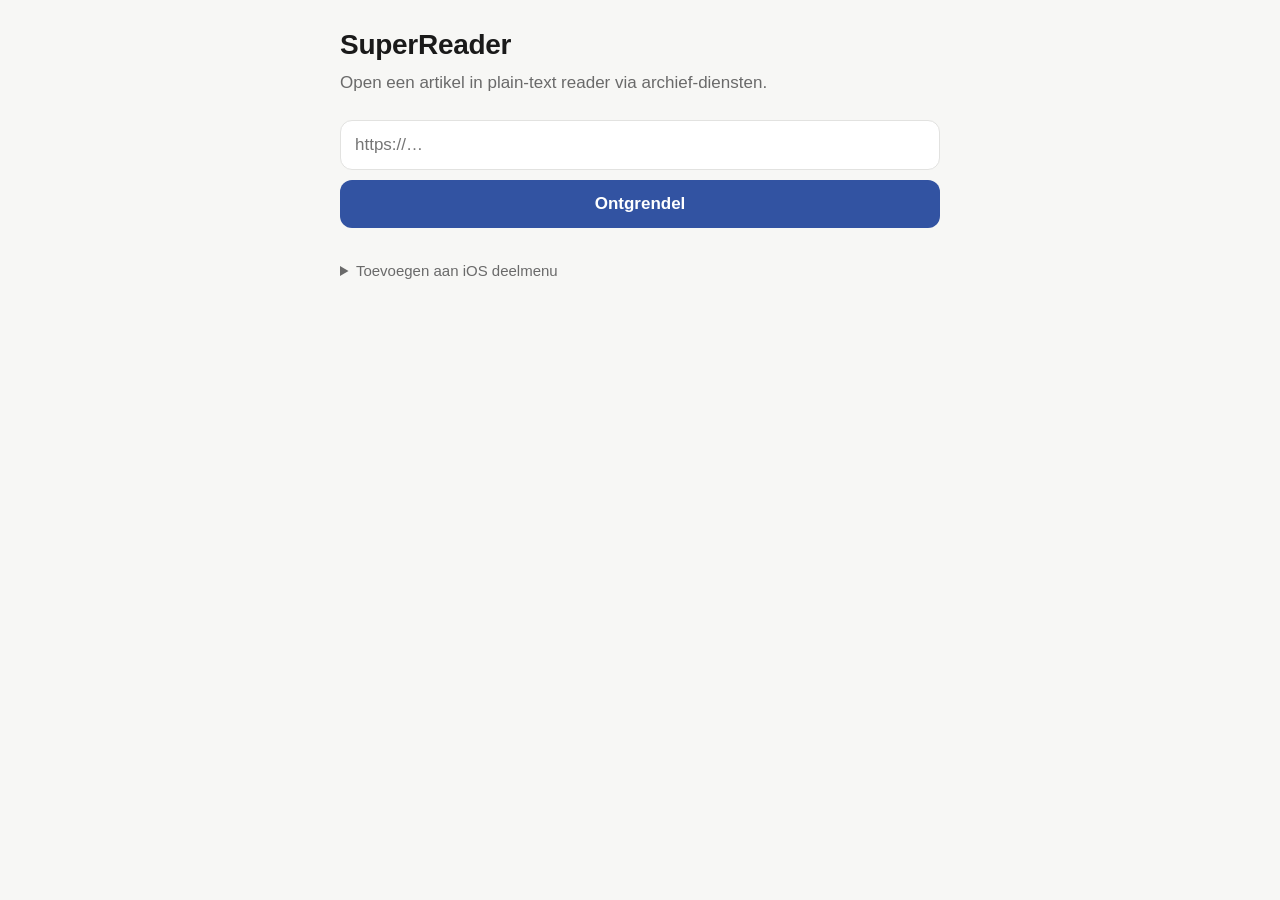
<file: unlock/index.html>
<!DOCTYPE html>
<html lang="nl">
<head>
  <meta charset="utf-8">
  <meta name="viewport" content="width=device-width,initial-scale=1,viewport-fit=cover">
  <meta name="theme-color" content="#3253a2">
  <meta name="apple-mobile-web-app-capable" content="yes">
  <meta name="apple-mobile-web-app-title" content="SuperReader">
  <meta name="apple-mobile-web-app-status-bar-style" content="black-translucent">
  <title>SuperReader</title>
  <link rel="stylesheet" href="unlock.css">
</head>
<body>
  <main id="chooser" hidden>
    <header>
      <h1>SuperReader</h1>
      <p class="subtitle">Open een artikel in plain-text reader via archief-diensten.</p>
    </header>

    <form id="urlform" autocomplete="off">
      <input
        type="url"
        id="urlinput"
        name="url"
        placeholder="https://…"
        inputmode="url"
        autocapitalize="off"
        autocorrect="off"
        spellcheck="false"
        required>
      <button type="submit">Ontgrendel</button>
    </form>

    <ol id="results" aria-live="polite"></ol>

    <details class="help">
      <summary>Toevoegen aan iOS deelmenu</summary>
      <p>Bouw een Apple Shortcut die URLs ontvangt uit het deelmenu en
      deze pagina opent met <code>?url=&lt;originele URL&gt;</code>. Zie
      <a href="/shortcut.html">instructies</a>.</p>
    </details>
  </main>

  <section id="loading" hidden>
    <div class="spinner big" aria-hidden="true"></div>
    <p class="loading-status" id="loadingStatus">Bezig…</p>
  </section>

  <article id="reader" hidden>
    <header class="reader-header">
      <h1 id="readerTitle"></h1>
      <p class="reader-meta" id="readerMeta"></p>
    </header>
    <div class="reader-content" id="readerContent"></div>
    <footer class="reader-footer">
      <a id="linkOriginal" target="_blank" rel="noopener">Origineel</a>
      <span>·</span>
      <a id="linkSnapshot" target="_blank" rel="noopener">Snapshot</a>
      <span>·</span>
      <a href="/unlock/">Nieuwe URL</a>
    </footer>
  </article>

  <script src="vendor/Readability.js" defer></script>
  <script src="unlock.js" defer></script>
</body>
</html>
</file>
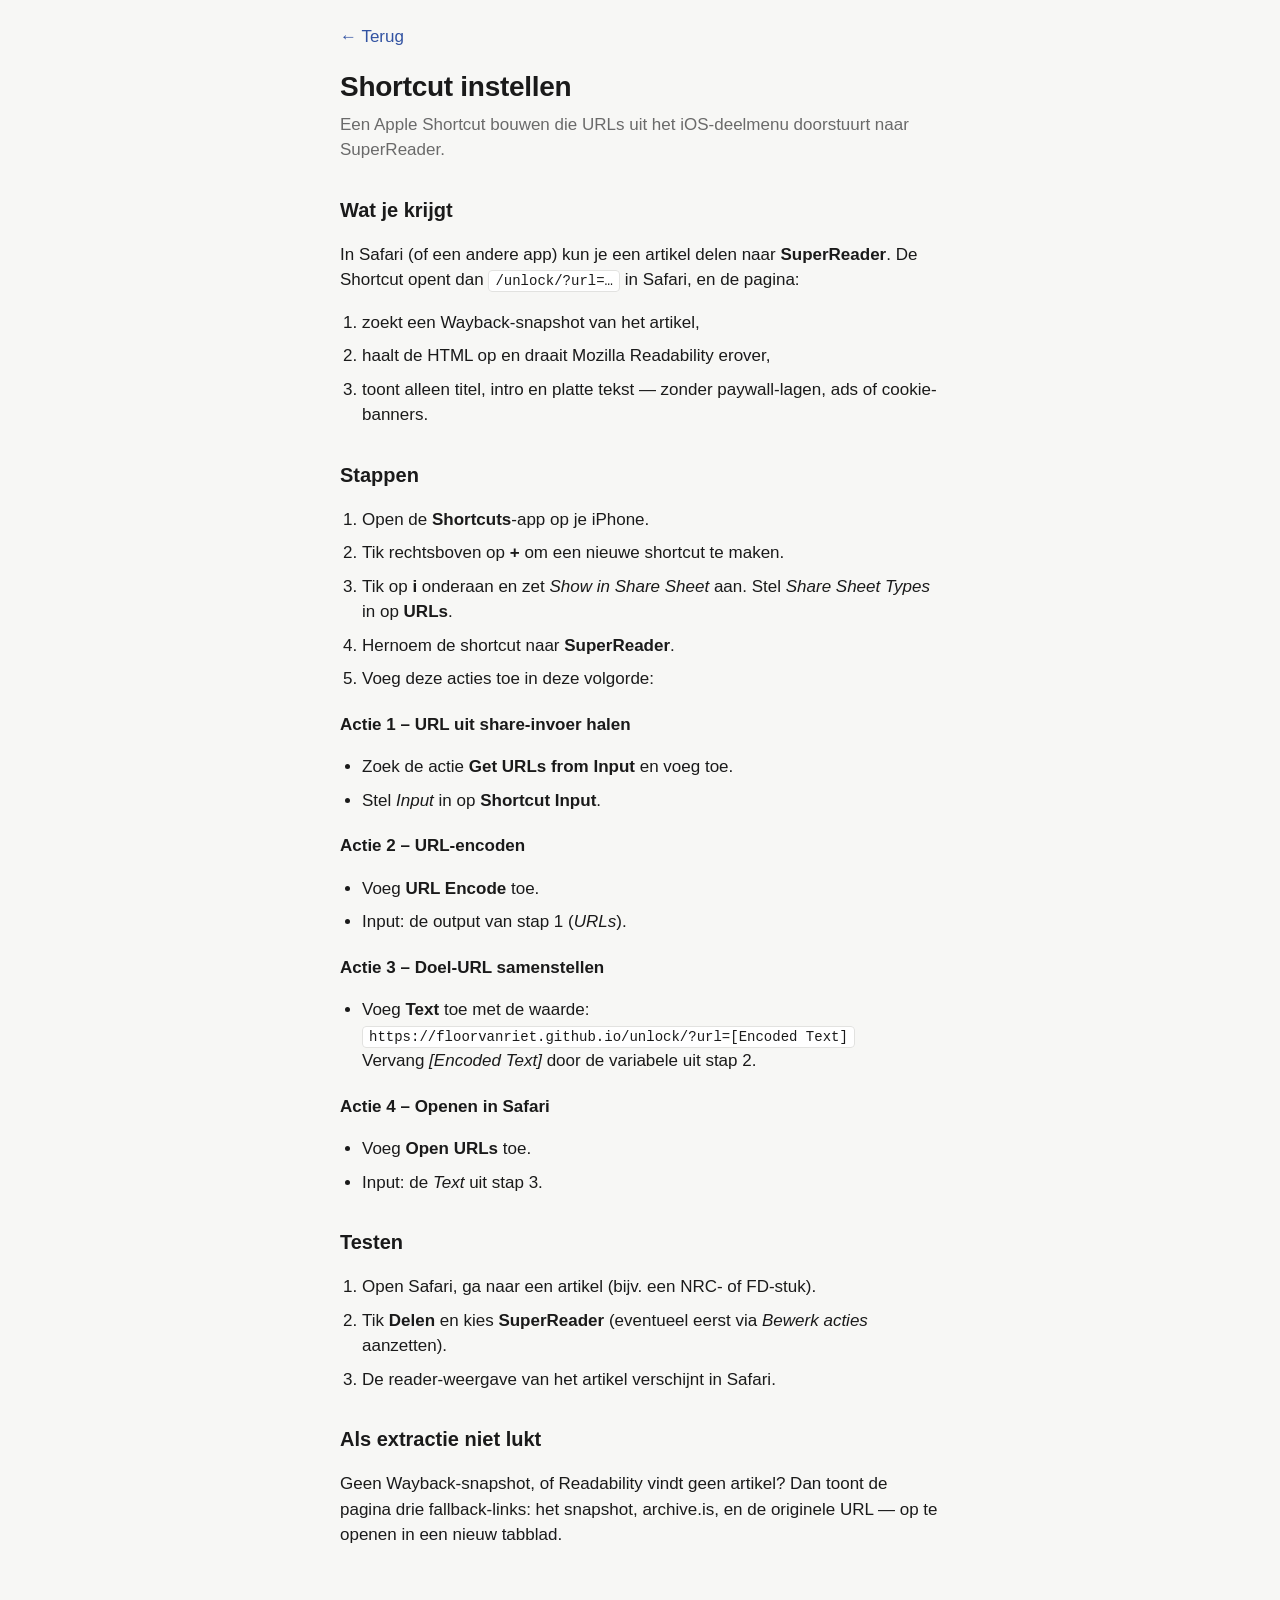
<file: shortcut.html>
<!DOCTYPE html>
<html lang="nl">
<head>
  <meta charset="utf-8">
  <meta name="viewport" content="width=device-width,initial-scale=1,viewport-fit=cover">
  <meta name="theme-color" content="#3253a2">
  <title>SuperReader – Shortcut instellen</title>
  <link rel="stylesheet" href="/unlock/unlock.css">
  <style>
    article h2 { margin-top: 32px; font-size: 20px; }
    article h3 { margin-top: 20px; font-size: 17px; }
    article ol, article ul { padding-left: 22px; }
    article li { margin-bottom: 8px; }
    article code {
      background: var(--surface);
      border: 1px solid var(--border);
      padding: 2px 6px;
      border-radius: 4px;
      font-size: 14px;
      word-break: break-all;
    }
    article pre {
      background: var(--surface);
      border: 1px solid var(--border);
      padding: 12px;
      border-radius: 8px;
      overflow-x: auto;
      font-size: 14px;
    }
    .back {
      display: inline-block;
      margin-bottom: 16px;
      color: var(--accent);
      text-decoration: none;
    }
  </style>
</head>
<body>
  <main>
    <a class="back" href="/unlock/">← Terug</a>
    <article>
      <header>
        <h1>Shortcut instellen</h1>
        <p class="subtitle">Een Apple Shortcut bouwen die URLs uit het
        iOS-deelmenu doorstuurt naar SuperReader.</p>
      </header>

      <h2>Wat je krijgt</h2>
      <p>In Safari (of een andere app) kun je een artikel delen naar
      <strong>SuperReader</strong>. De Shortcut opent dan
      <code>/unlock/?url=…</code> in Safari, en de pagina:</p>
      <ol>
        <li>zoekt een Wayback-snapshot van het artikel,</li>
        <li>haalt de HTML op en draait Mozilla Readability erover,</li>
        <li>toont alleen titel, intro en platte tekst — zonder paywall-lagen,
          ads of cookie-banners.</li>
      </ol>

      <h2>Stappen</h2>
      <ol>
        <li>Open de <strong>Shortcuts</strong>-app op je iPhone.</li>
        <li>Tik rechtsboven op <strong>+</strong> om een nieuwe shortcut te maken.</li>
        <li>Tik op <strong>i</strong> onderaan en zet
          <em>Show in Share Sheet</em> aan. Stel
          <em>Share Sheet Types</em> in op <strong>URLs</strong>.</li>
        <li>Hernoem de shortcut naar <strong>SuperReader</strong>.</li>
        <li>Voeg deze acties toe in deze volgorde:</li>
      </ol>

      <h3>Actie 1 – URL uit share-invoer halen</h3>
      <ul>
        <li>Zoek de actie <strong>Get URLs from Input</strong> en voeg toe.</li>
        <li>Stel <em>Input</em> in op <strong>Shortcut Input</strong>.</li>
      </ul>

      <h3>Actie 2 – URL-encoden</h3>
      <ul>
        <li>Voeg <strong>URL Encode</strong> toe.</li>
        <li>Input: de output van stap 1 (<em>URLs</em>).</li>
      </ul>

      <h3>Actie 3 – Doel-URL samenstellen</h3>
      <ul>
        <li>Voeg <strong>Text</strong> toe met de waarde:<br>
          <code>https://floorvanriet.github.io/unlock/?url=[Encoded Text]</code><br>
          Vervang <em>[Encoded Text]</em> door de variabele uit stap 2.</li>
      </ul>

      <h3>Actie 4 – Openen in Safari</h3>
      <ul>
        <li>Voeg <strong>Open URLs</strong> toe.</li>
        <li>Input: de <em>Text</em> uit stap 3.</li>
      </ul>

      <h2>Testen</h2>
      <ol>
        <li>Open Safari, ga naar een artikel (bijv. een NRC- of FD-stuk).</li>
        <li>Tik <strong>Delen</strong> en kies <strong>SuperReader</strong>
          (eventueel eerst via <em>Bewerk acties</em> aanzetten).</li>
        <li>De reader-weergave van het artikel verschijnt in Safari.</li>
      </ol>

      <h2>Als extractie niet lukt</h2>
      <p>Geen Wayback-snapshot, of Readability vindt geen artikel? Dan toont
      de pagina drie fallback-links: het snapshot, archive.is, en de
      originele URL — op te openen in een nieuw tabblad.</p>
    </article>
  </main>
</body>
</html>
</file>
<file: unlock/unlock.css>
:root {
  color-scheme: light dark;
  --bg: #f7f7f5;
  --fg: #1a1a1a;
  --muted: #6a6a6a;
  --accent: #3253a2;
  --surface: #ffffff;
  --border: #e2e2e0;
  --ok: #1f7a3a;
  --err: #a33;
  --reader-bg: #fbfaf7;
  --reader-fg: #1f1e1c;
  --reader-muted: #736f67;
  --reader-link: #3253a2;
}

@media (prefers-color-scheme: dark) {
  :root {
    --bg: #0f1012;
    --fg: #f2f2f0;
    --muted: #9a9a98;
    --accent: #7e9dff;
    --surface: #1a1b1e;
    --border: #2a2b2e;
    --ok: #4cc476;
    --err: #ff6868;
    --reader-bg: #17181a;
    --reader-fg: #ecece8;
    --reader-muted: #9a9a95;
    --reader-link: #7e9dff;
  }
}

* { box-sizing: border-box; }

[hidden] { display: none !important; }

html, body {
  margin: 0;
  padding: 0;
  background: var(--bg);
  color: var(--fg);
  font-family: -apple-system, BlinkMacSystemFont, "SF Pro Text", Segoe UI, Helvetica, Arial, sans-serif;
  font-size: 17px;
  line-height: 1.5;
}

/* ---------- chooser ---------- */

main {
  max-width: 640px;
  margin: 0 auto;
  padding: max(env(safe-area-inset-top), 24px) 20px 40px;
}

header h1 {
  font-size: 28px;
  margin: 0 0 4px;
  letter-spacing: -0.01em;
}

.subtitle {
  color: var(--muted);
  margin: 0 0 24px;
}

form {
  display: flex;
  flex-direction: column;
  gap: 10px;
  margin-bottom: 20px;
}

input[type="url"] {
  width: 100%;
  padding: 14px 14px;
  font-size: 17px;
  font-family: inherit;
  background: var(--surface);
  color: var(--fg);
  border: 1px solid var(--border);
  border-radius: 12px;
  outline: none;
}

input[type="url"]:focus {
  border-color: var(--accent);
  box-shadow: 0 0 0 3px color-mix(in srgb, var(--accent) 20%, transparent);
}

button[type="submit"] {
  appearance: none;
  border: none;
  background: var(--accent);
  color: #fff;
  padding: 14px 20px;
  font-size: 17px;
  font-weight: 600;
  border-radius: 12px;
  cursor: pointer;
}

button[type="submit"]:active { opacity: 0.8; }

#results {
  list-style: none;
  padding: 0;
  margin: 0 0 24px;
  display: flex;
  flex-direction: column;
  gap: 10px;
}

#results:empty { display: none; }

.result {
  display: flex;
  align-items: center;
  gap: 12px;
  padding: 14px 16px;
  background: var(--surface);
  border: 1px solid var(--border);
  border-radius: 12px;
  text-decoration: none;
  color: inherit;
}

a.result:active { opacity: 0.7; }

.result .icon {
  flex: 0 0 auto;
  width: 22px;
  height: 22px;
  display: grid;
  place-items: center;
}

.result .body { flex: 1; min-width: 0; }
.result .title { font-weight: 600; }
.result .status {
  color: var(--muted);
  font-size: 14px;
  overflow: hidden;
  text-overflow: ellipsis;
  white-space: nowrap;
}

.note {
  padding: 12px 16px;
  color: var(--muted);
  font-size: 14px;
  background: var(--surface);
  border: 1px dashed var(--border);
  border-radius: 12px;
  white-space: pre-line;
  font-family: ui-monospace, "SF Mono", Menlo, monospace;
  word-break: break-word;
}
.note.error { color: var(--err); border-color: var(--err); }

.help {
  margin-top: 24px;
  color: var(--muted);
  font-size: 15px;
}
.help summary { cursor: pointer; padding: 8px 0; }
.help code {
  background: var(--surface);
  padding: 2px 6px;
  border-radius: 4px;
  border: 1px solid var(--border);
  font-size: 13px;
}

/* ---------- loading ---------- */

#loading {
  min-height: 60vh;
  display: grid;
  place-items: center;
  gap: 16px;
  padding: 20px;
}

#loading .loading-status {
  color: var(--muted);
  margin: 0;
}

.spinner {
  width: 16px;
  height: 16px;
  border: 2px solid var(--border);
  border-top-color: var(--accent);
  border-radius: 50%;
  animation: spin 0.8s linear infinite;
}

.spinner.big { width: 32px; height: 32px; border-width: 3px; }

@keyframes spin { to { transform: rotate(360deg); } }

/* ---------- reader ---------- */

#reader {
  background: var(--reader-bg);
  color: var(--reader-fg);
  min-height: 100vh;
}

#reader {
  max-width: 680px;
  margin: 0 auto;
  padding: max(env(safe-area-inset-top), 32px) 20px calc(40px + env(safe-area-inset-bottom));
  font-family: "Charter", "Iowan Old Style", "Palatino", Georgia, serif;
  font-size: 19px;
  line-height: 1.65;
}

.reader-header { margin-bottom: 28px; }

#readerTitle {
  font-size: 30px;
  line-height: 1.2;
  letter-spacing: -0.01em;
  margin: 0 0 10px;
  font-weight: 700;
}

.reader-meta {
  color: var(--reader-muted);
  margin: 0;
  font-size: 15px;
  font-family: -apple-system, BlinkMacSystemFont, "SF Pro Text", Segoe UI, sans-serif;
}

.reader-content p {
  margin: 0 0 1.1em;
}

.reader-content h1,
.reader-content h2,
.reader-content h3 {
  font-family: -apple-system, BlinkMacSystemFont, "SF Pro Display", Segoe UI, sans-serif;
  line-height: 1.25;
  margin: 1.6em 0 0.5em;
}

.reader-content h2 { font-size: 22px; }
.reader-content h3 { font-size: 19px; }

.reader-content a {
  color: var(--reader-link);
  text-decoration: underline;
  text-underline-offset: 3px;
  text-decoration-thickness: 1px;
}

.reader-content img,
.reader-content figure img,
.reader-content picture img {
  max-width: 100%;
  height: auto;
  border-radius: 6px;
  display: block;
  margin: 1.2em auto;
}

.reader-content figure {
  margin: 1.4em 0;
}

.reader-content figcaption {
  color: var(--reader-muted);
  font-size: 14px;
  text-align: center;
  margin-top: 6px;
  font-family: -apple-system, BlinkMacSystemFont, sans-serif;
}

.reader-content blockquote {
  border-left: 3px solid var(--reader-link);
  margin: 1.4em 0;
  padding-left: 16px;
  color: var(--reader-muted);
  font-style: italic;
}

.reader-content pre,
.reader-content code {
  font-family: ui-monospace, "SF Mono", Menlo, Consolas, monospace;
  font-size: 0.9em;
}

.reader-content pre {
  background: var(--surface);
  padding: 12px;
  border-radius: 8px;
  overflow-x: auto;
  border: 1px solid var(--border);
}

.reader-content ul,
.reader-content ol {
  padding-left: 24px;
}

.reader-footer {
  margin-top: 48px;
  padding-top: 20px;
  border-top: 1px solid var(--border);
  color: var(--reader-muted);
  font-size: 14px;
  font-family: -apple-system, BlinkMacSystemFont, sans-serif;
  display: flex;
  flex-wrap: wrap;
  gap: 8px;
  align-items: center;
}

.reader-footer a {
  color: var(--reader-link);
  text-decoration: none;
}
.reader-footer a:hover { text-decoration: underline; }
</file>
